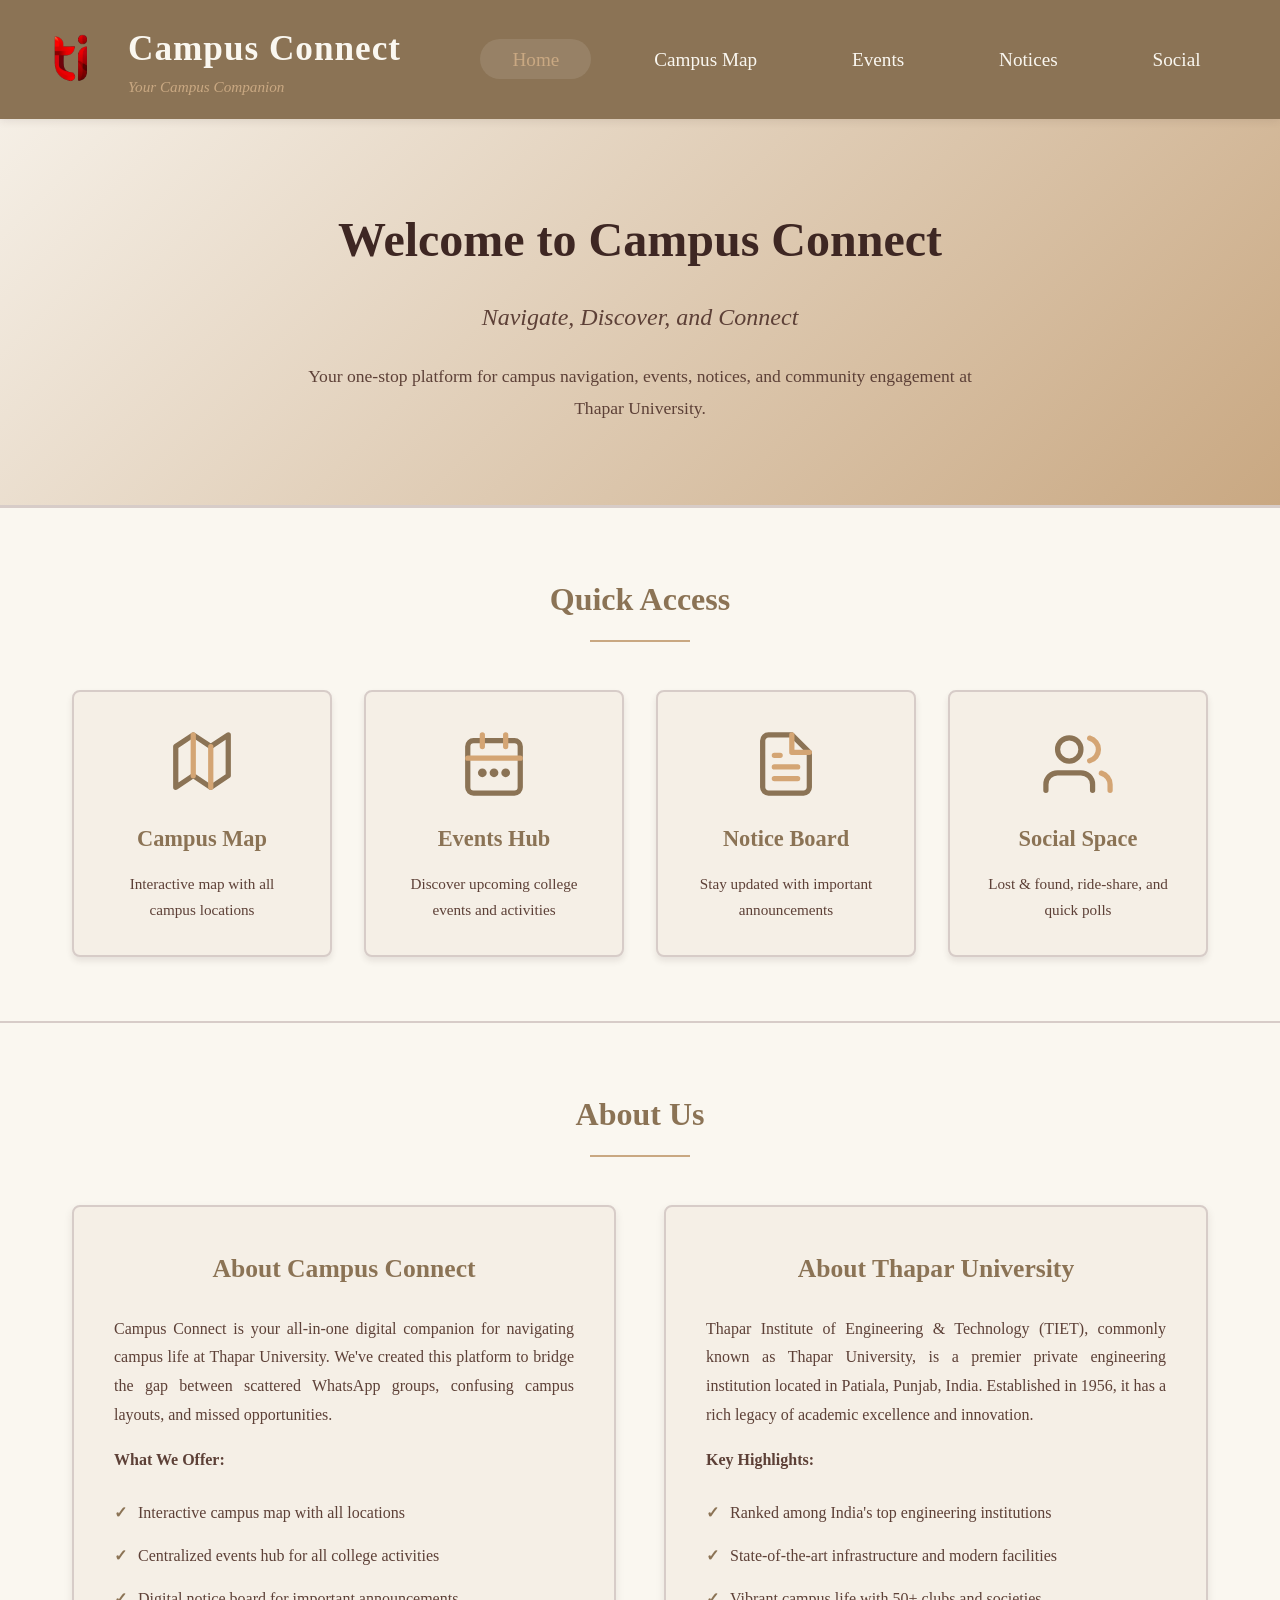
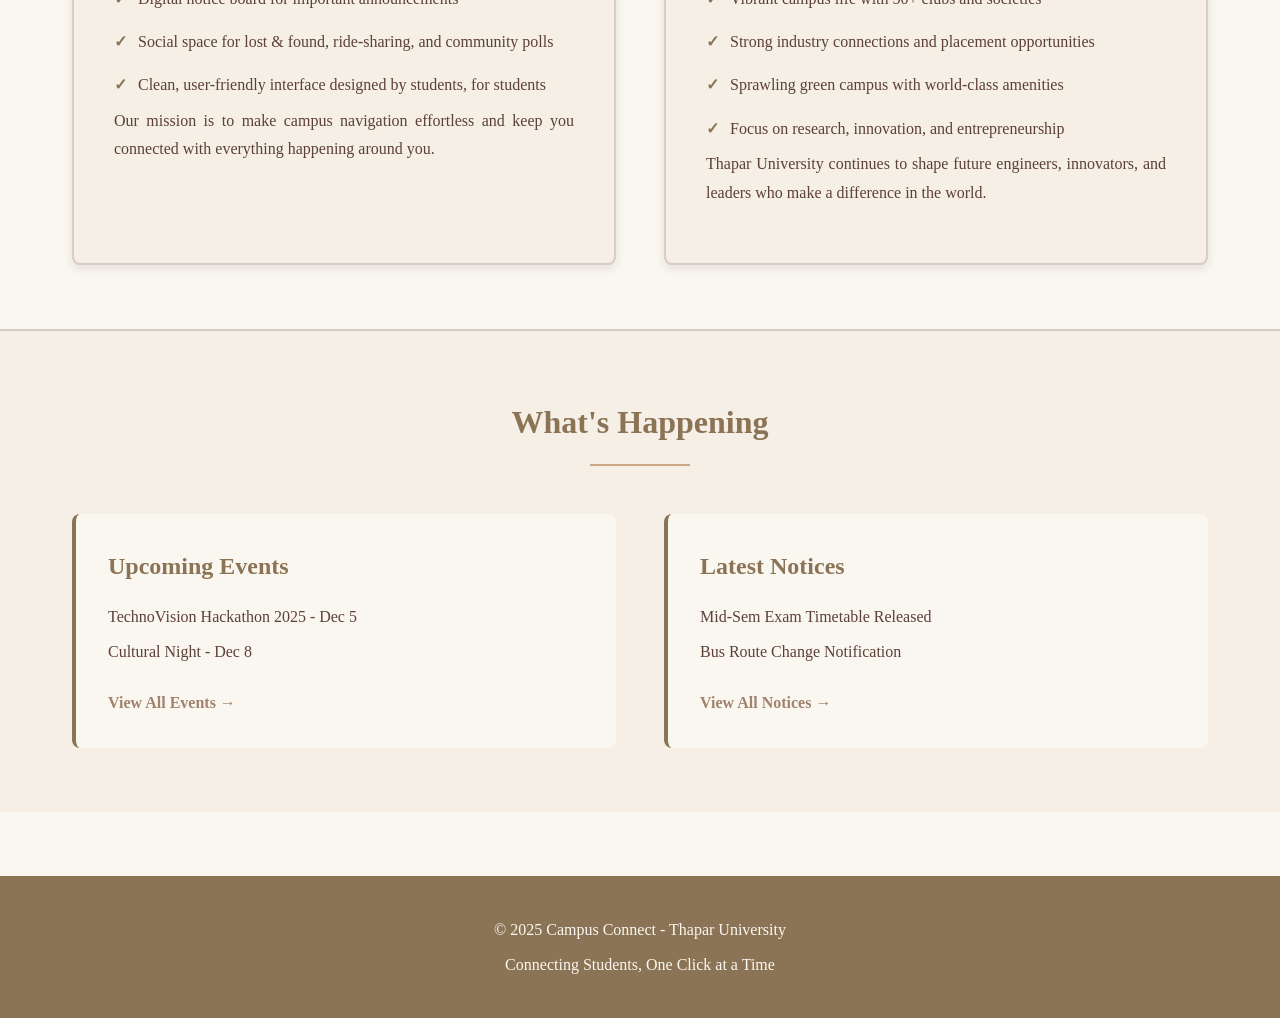
<file: index.html>
<!DOCTYPE html>
<html lang="en">

<head>
    <meta charset="UTF-8">
    <meta name="viewport" content="width=device-width, initial-scale=1.0">
    <title>Campus Connect - Thapar University</title>
    <link rel="stylesheet" href="style.css">
</head>

<body>
    <!-- Navigation Bar -->
    <nav class="navbar">
        <div class="nav-container">
            <div class="logo">
                <img src="thapar-logo.png" alt="Thapar Logo" class="college-logo">
                <div>
                    <h1>Campus Connect</h1>
                    <p class="tagline">Your Campus Companion</p>
                </div>
            </div>
            <ul class="nav-links">
                <li><a href="index.html" class="active">Home</a></li>
                <li><a href="map.html">Campus Map</a></li>
                <li><a href="events.html">Events</a></li>
                <li><a href="notices.html">Notices</a></li>
                <li><a href="social.html">Social</a></li>
            </ul>
        </div>
    </nav>

    <!--Hero section-->
    <section class="hero">
        <div class="hero-content">
            <h2 class="fade-in">Welcome to Campus Connect</h2>
            <p class="subtitle fade-in-delay">Navigate, Discover, and Connect</p>
            <p class="description">Your one-stop platform for campus navigation, events, notices, and community engagement at Thapar University.</p>
        </div>
    </section>

    <!-- Quick Access Cards -->
    <section class="quick-access">
        <div class="container">
            <h3 class="section-title">Quick Access</h3>
            <div class="cards-grid">
                <a href="map.html" class="card">
                    <div class="card-icon">
                        <svg viewBox="0 0 24 24" fill="none" xmlns="http://www.w3.org/2000/svg">
                        <path d="M9 2L3 6V20L9 16L15 20L21 16V2L15 6L9 2Z" 
                              stroke="#8B7355" stroke-width="1.8" stroke-linecap="round" stroke-linejoin="round"/>
                        <path d="M9 2V16M15 6V20" 
                              stroke="#D4A574" stroke-width="1.8" stroke-linecap="round" stroke-linejoin="round"/>
                    </svg>
                    </div>
                    <h4>Campus Map</h4>
                    <p>Interactive map with all campus locations</p>
                </a>
                <a href="events.html" class="card">
                    <div class="card-icon">
                        <svg viewBox="0 0 24 24" fill="none" xmlns="http://www.w3.org/2000/svg">
                        <rect x="3" y="4" width="18" height="18" rx="2" 
                              stroke="#8B7355" stroke-width="1.8" stroke-linecap="round" stroke-linejoin="round"/>
                        <path d="M16 2V6M8 2V6M3 10H21" 
                              stroke="#D4A574" stroke-width="1.8" stroke-linecap="round" stroke-linejoin="round"/>
                        <circle cx="8" cy="15" r="1.5" fill="#8B7355"/>
                        <circle cx="12" cy="15" r="1.5" fill="#8B7355"/>
                        <circle cx="16" cy="15" r="1.5" fill="#8B7355"/>
                    </svg>
                    </div>
                    <h4>Events Hub</h4>
                    <p>Discover upcoming college events and activities</p>
                </a>
                <a href="notices.html" class="card">
                    <div class="card-icon">
                        <svg viewBox="0 0 24 24" fill="none" xmlns="http://www.w3.org/2000/svg">
                        <path d="M14 2H6C5.46957 2 4.96086 2.21071 4.58579 2.58579C4.21071 2.96086 4 3.46957 4 4V20C4 20.5304 4.21071 21.0391 4.58579 21.4142C4.96086 21.7893 5.46957 22 6 22H18C18.5304 22 19.0391 21.7893 19.4142 21.4142C19.7893 21.0391 20 20.5304 20 20V8L14 2Z" 
                              stroke="#8B7355" stroke-width="1.8" stroke-linecap="round" stroke-linejoin="round"/>
                        <path d="M14 2V8H20M16 13H8M16 17H8M10 9H8" 
                              stroke="#D4A574" stroke-width="1.8" stroke-linecap="round" stroke-linejoin="round"/>
                    </svg>
                    </div>
                    <h4>Notice Board</h4>
                    <p>Stay updated with important announcements</p>
                </a>
                <a href="social.html" class="card">
                    <div class="card-icon">
                        <svg viewBox="0 0 24 24" fill="none" xmlns="http://www.w3.org/2000/svg">
                        <path d="M17 21V19C17 17.9391 16.5786 16.9217 15.8284 16.1716C15.0783 15.4214 14.0609 15 13 15H5C3.93913 15 2.92172 15.4214 2.17157 16.1716C1.42143 16.9217 1 17.9391 1 19V21" 
                              stroke="#8B7355" stroke-width="1.8" stroke-linecap="round" stroke-linejoin="round"/>
                        <circle cx="9" cy="7" r="4" 
                                stroke="#8B7355" stroke-width="1.8" stroke-linecap="round" stroke-linejoin="round"/>
                        <path d="M23 21V19C22.9993 18.1137 22.7044 17.2528 22.1614 16.5523C21.6184 15.8519 20.8581 15.3516 20 15.13M16 3.13C16.8604 3.3503 17.623 3.8507 18.1676 4.55231C18.7122 5.25392 19.0078 6.11683 19.0078 7.005C19.0078 7.89317 18.7122 8.75608 18.1676 9.45769C17.623 10.1593 16.8604 10.6597 16 10.88" 
                              stroke="#D4A574" stroke-width="1.8" stroke-linecap="round" stroke-linejoin="round"/>
                    </svg>
                    </div>
                    <h4>Social Space</h4>
                    <p>Lost & found, ride-share, and quick polls</p>
                </a>
            </div>
        </div>
    </section>

    <!-- About Section -->
    <section class="about-section">
        <div class="container">
            <h3 class="section-title">About Us</h3>
            <div class="about-content">
                <div class="about-card">
                    <h4> About Campus Connect</h4>
                    <p>Campus Connect is your all-in-one digital companion for navigating campus life at Thapar University. We've created this platform to bridge the gap between scattered WhatsApp groups, confusing campus layouts, and missed opportunities.</p>
                    <p><strong>What We Offer:</strong></p>
                    <ul>
                        <li>Interactive campus map with all locations</li>
                        <li>Centralized events hub for all college activities</li>
                        <li>Digital notice board for important announcements</li>
                        <li>Social space for lost & found, ride-sharing, and community polls</li>
                        <li>Clean, user-friendly interface designed by students, for students</li>
                    </ul>
                    <p>Our mission is to make campus navigation effortless and keep you connected with everything happening around you.</p>
                </div>

                <div class="about-card">
                    <h4> About Thapar University</h4>
                    <p>Thapar Institute of Engineering & Technology (TIET), commonly known as Thapar University, is a premier private engineering institution located in Patiala, Punjab, India. Established in 1956, it has a rich legacy of academic excellence
                        and innovation.</p>
                    <p><strong>Key Highlights:</strong></p>
                    <ul>
                        <li>Ranked among India's top engineering institutions</li>
                        <li>State-of-the-art infrastructure and modern facilities</li>
                        <li>Vibrant campus life with 50+ clubs and societies</li>
                        <li>Strong industry connections and placement opportunities</li>
                        <li>Sprawling green campus with world-class amenities</li>
                        <li>Focus on research, innovation, and entrepreneurship</li>
                    </ul>
                    <p>Thapar University continues to shape future engineers, innovators, and leaders who make a difference in the world.</p>
                </div>
            </div>
        </div>
    </section>

    <!-- Featured Section -->
    <section class="featured">
        <div class="container">
            <h3 class="section-title">What's Happening</h3>
            <div class="featured-content">
                <div class="featured-item">
                    <h4>Upcoming Events</h4>
                    <p>TechnoVision Hackathon 2025 - Dec 5</p>
                    <p>Cultural Night - Dec 8</p>
                    <a href="events.html" class="link-btn">View All Events →</a>
                </div>
                <div class="featured-item">
                    <h4>Latest Notices</h4>
                    <p>Mid-Sem Exam Timetable Released</p>
                    <p>Bus Route Change Notification</p>
                    <a href="notices.html" class="link-btn">View All Notices →</a>
                </div>
            </div>
        </div>
    </section>

    <!-- Footer -->
    <footer>
        <div class="container">
            <p>&copy; 2025 Campus Connect - Thapar University</p>
            <p>Connecting Students, One Click at a Time</p>
        </div>
    </footer>

    <script src="script.js"></script>
</body>

</html>
</file>
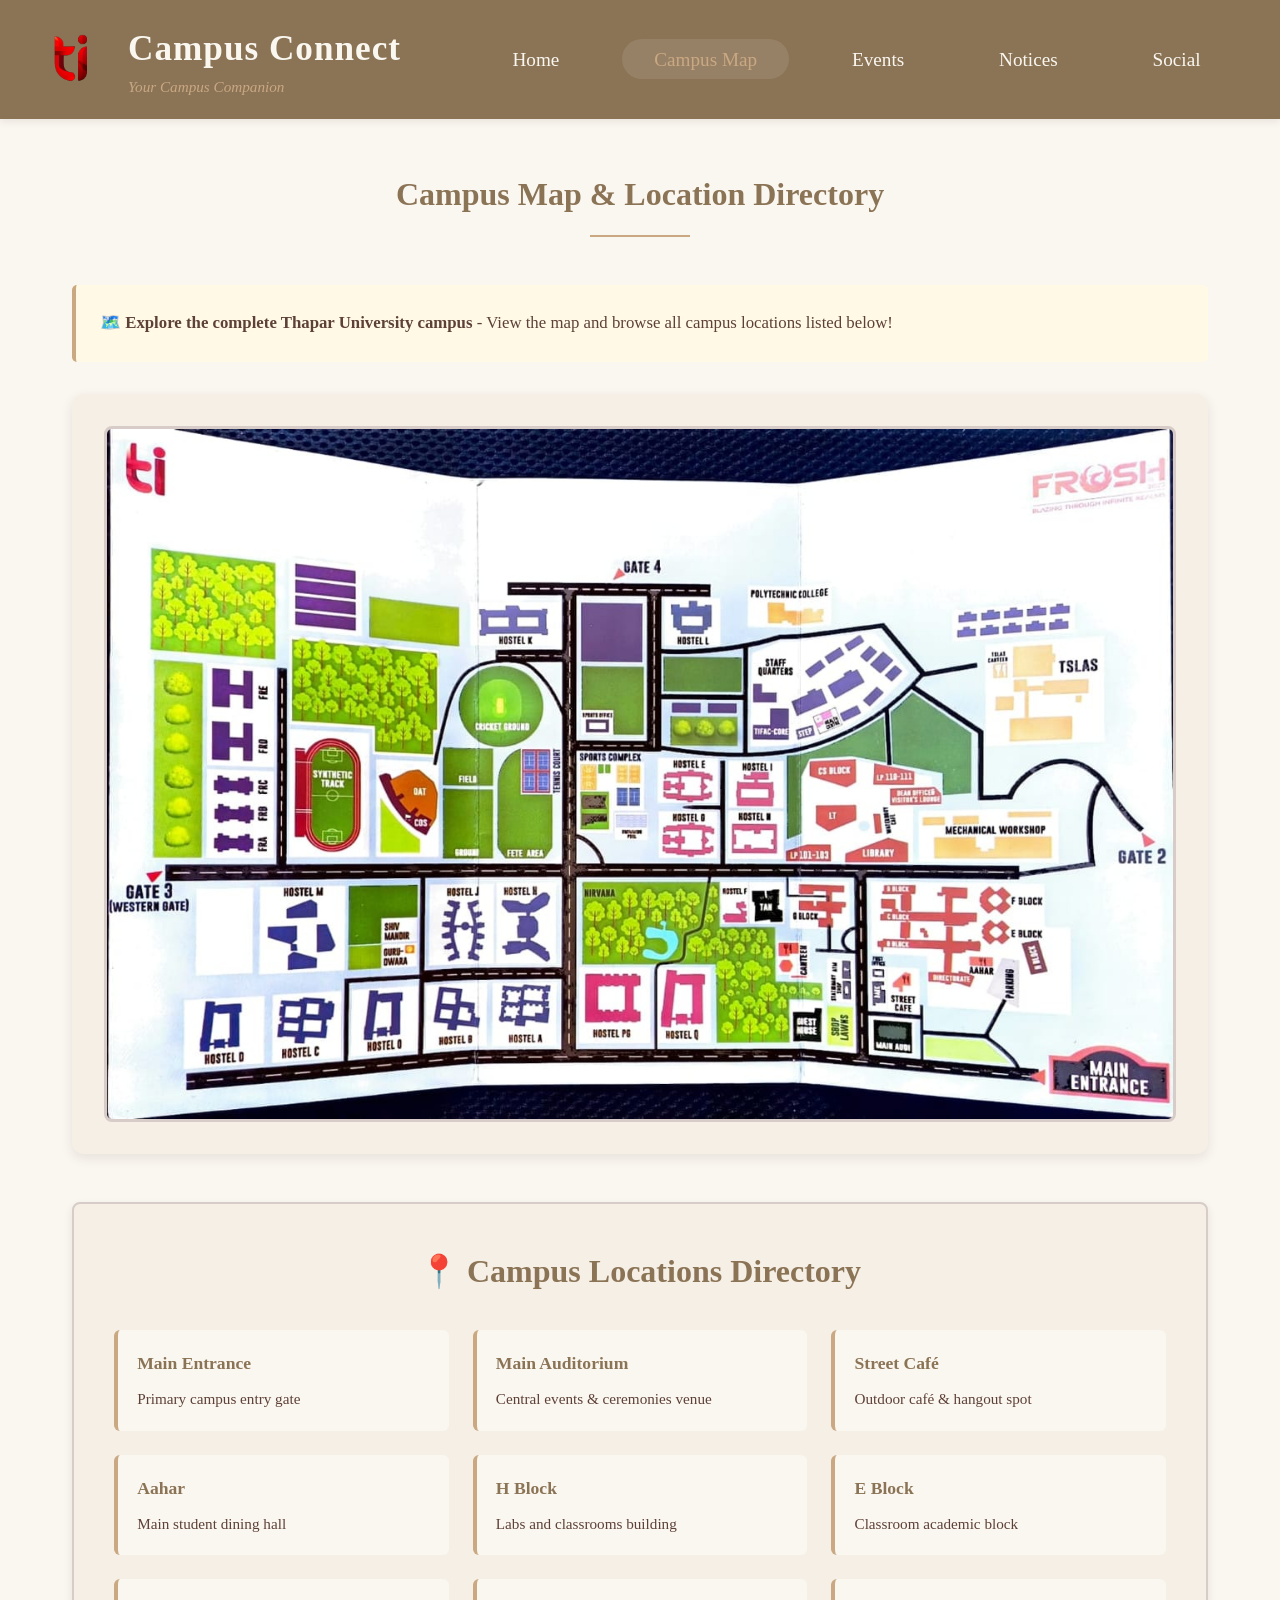
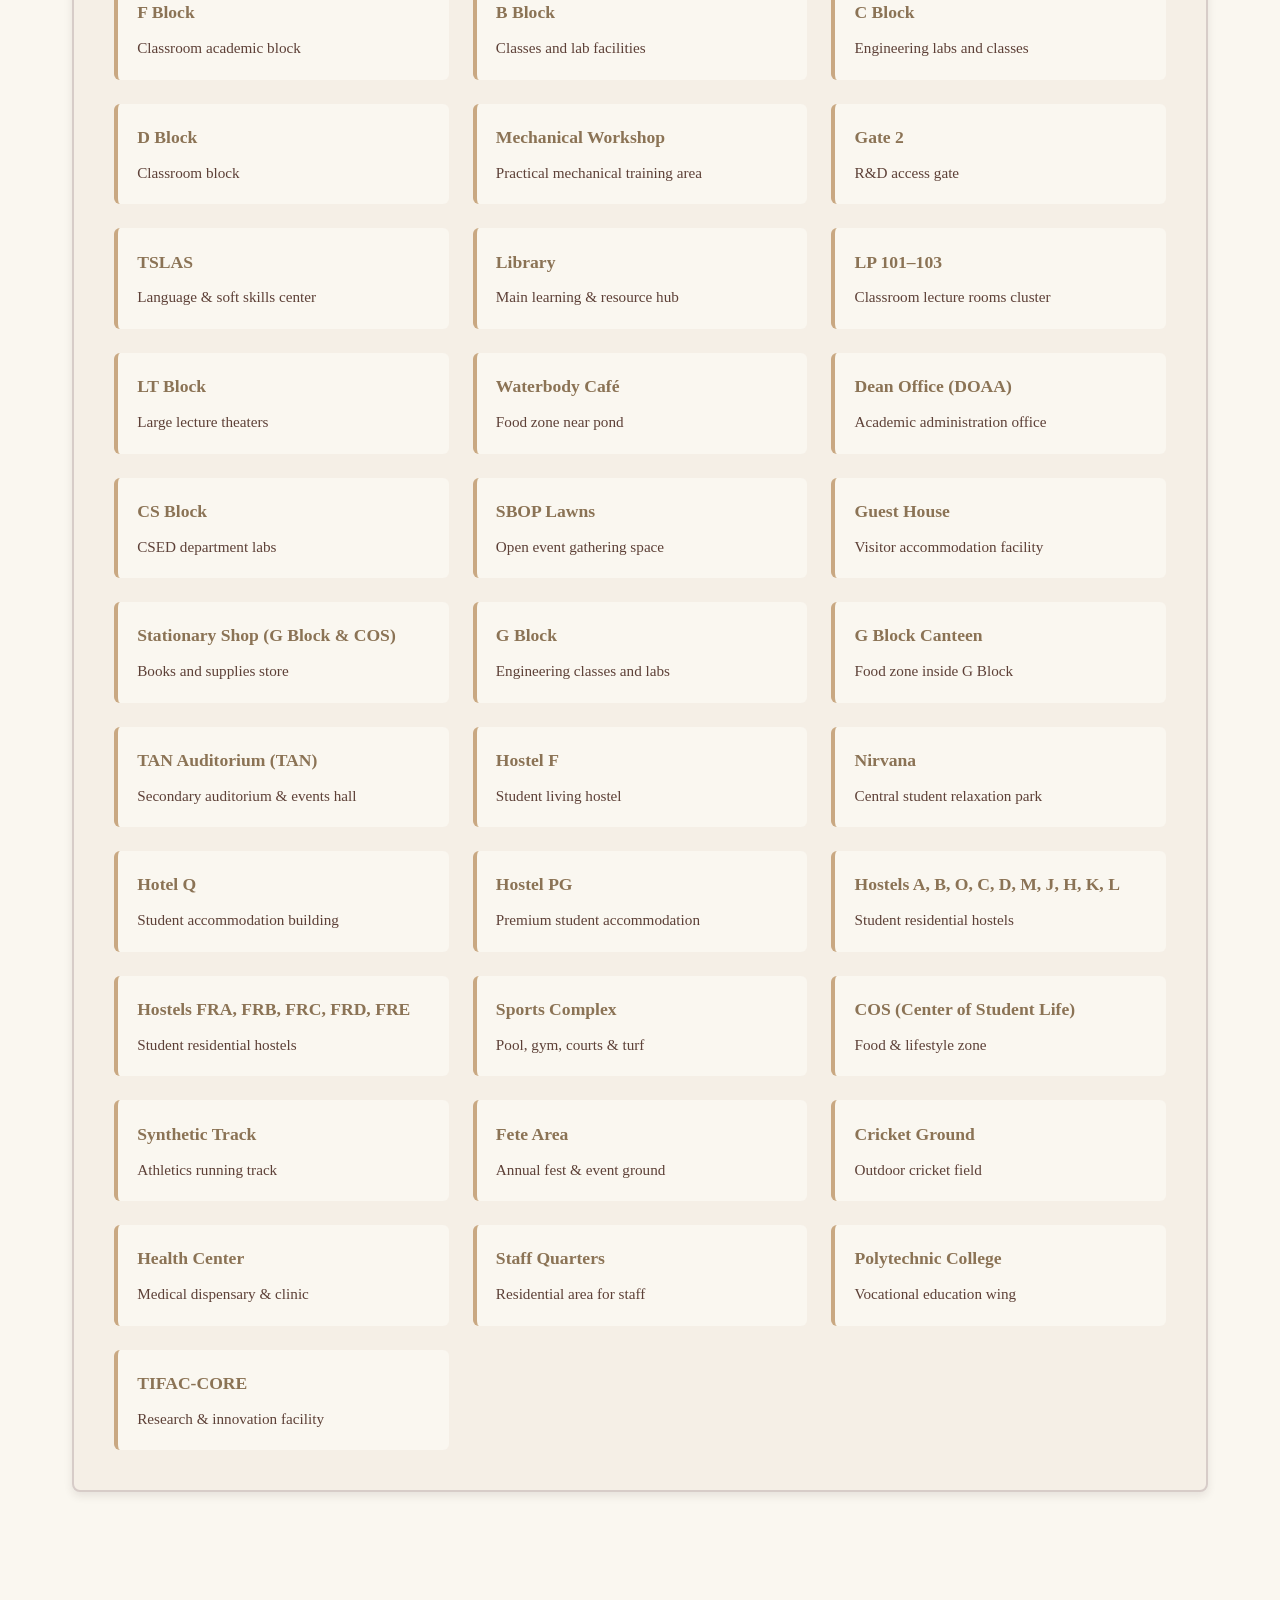
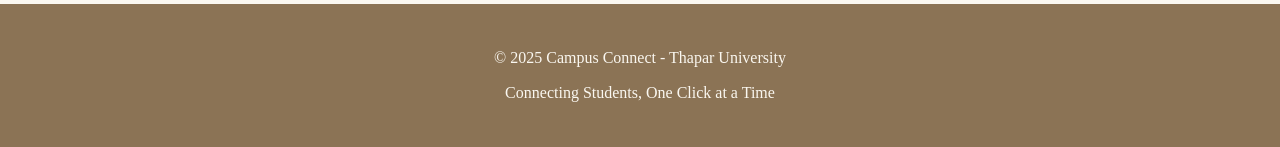
<file: map.html>
<!DOCTYPE html>
<html lang="en">

<head>
    <meta charset="UTF-8">
    <meta name="viewport" content="width=device-width, initial-scale=1.0">
    <title>Campus Map - Campus Connect</title>
    <link rel="stylesheet" href="style.css">
    <style>
        .locations-list {
            margin-top: 3rem;
            background-color: var(--bg-paper);
            padding: 2.5rem;
            border-radius: 8px;
            border: 2px solid var(--border-color);
            box-shadow: 0 4px 8px var(--shadow);
        }
        
        .locations-list h3 {
            color: var(--primary-color);
            margin-bottom: 2rem;
            font-size: 2rem;
            text-align: center;
        }
        
        .locations-grid {
            display: grid;
            grid-template-columns: repeat(auto-fill, minmax(300px, 1fr));
            gap: 1.5rem;
        }
        
        .location-item {
            background-color: var(--bg-cream);
            padding: 1.2rem;
            border-radius: 6px;
            border-left: 4px solid var(--accent-color);
            transition: all 0.3s ease;
        }
        
        .location-item:hover {
            transform: translateX(5px);
            border-left-color: var(--primary-color);
            box-shadow: 0 3px 10px var(--shadow);
        }
        
        .location-name {
            font-weight: 600;
            color: var(--primary-color);
            font-size: 1.1rem;
            margin-bottom: 0.5rem;
        }
        
        .location-desc {
            color: var(--text-medium);
            font-size: 0.95rem;
            line-height: 1.6;
        }
        
        .instruction-box {
            background-color: #FFF9E6;
            border-left: 4px solid var(--accent-color);
            padding: 1.5rem;
            margin-bottom: 2rem;
            border-radius: 5px;
        }
        
        .instruction-box p {
            color: var(--text-medium);
            margin: 0;
            font-size: 1.05rem;
        }
    </style>
</head>

<body>
    <!-- Navigation Bar -->
    <nav class="navbar">
        <div class="nav-container">
            <div class="logo">
                <img src="thapar-logo.png" alt="Thapar Logo" class="college-logo">
                <div>
                    <h1>Campus Connect</h1>
                    <p class="tagline">Your Campus Companion</p>
                </div>
            </div>
            <ul class="nav-links">
                <li><a href="index.html">Home</a></li>
                <li><a href="map.html" class="active">Campus Map</a></li>
                <li><a href="events.html">Events</a></li>
                <li><a href="notices.html">Notices</a></li>
                <li><a href="social.html">Social</a></li>
            </ul>
        </div>
    </nav>

    <!-- Map Section -->
    <section class="map-container">
        <div class="container">
            <h2 class="section-title fade-in">Campus Map & Location Directory</h2>

            <div class="instruction-box">
                <p>🗺️ <strong>Explore the complete Thapar University campus</strong> - View the map and browse all campus locations listed below!</p>
            </div>

            <div class="map-wrapper">
                <img src="campus-map.jpg" alt="Thapar University Campus Map" class="campus-map">
            </div>

            <!-- Complete Locations List -->
            <div class="locations-list">
                <h3>📍 Campus Locations Directory</h3>
                <div class="locations-grid">
                    <div class="location-item">
                        <div class="location-name">Main Entrance</div>
                        <div class="location-desc">Primary campus entry gate</div>
                    </div>
                    <div class="location-item">
                        <div class="location-name">Main Auditorium</div>
                        <div class="location-desc">Central events & ceremonies venue</div>
                    </div>
                    <div class="location-item">
                        <div class="location-name">Street Café</div>
                        <div class="location-desc">Outdoor café & hangout spot</div>
                    </div>
                    <div class="location-item">
                        <div class="location-name">Aahar</div>
                        <div class="location-desc">Main student dining hall</div>
                    </div>
                    <div class="location-item">
                        <div class="location-name">H Block</div>
                        <div class="location-desc">Labs and classrooms building</div>
                    </div>
                    <div class="location-item">
                        <div class="location-name">E Block</div>
                        <div class="location-desc">Classroom academic block</div>
                    </div>
                    <div class="location-item">
                        <div class="location-name">F Block</div>
                        <div class="location-desc">Classroom academic block</div>
                    </div>
                    <div class="location-item">
                        <div class="location-name">B Block</div>
                        <div class="location-desc">Classes and lab facilities</div>
                    </div>
                    <div class="location-item">
                        <div class="location-name">C Block</div>
                        <div class="location-desc">Engineering labs and classes</div>
                    </div>
                    <div class="location-item">
                        <div class="location-name">D Block</div>
                        <div class="location-desc">Classroom block</div>
                    </div>
                    <div class="location-item">
                        <div class="location-name">Mechanical Workshop</div>
                        <div class="location-desc">Practical mechanical training area</div>
                    </div>
                    <div class="location-item">
                        <div class="location-name">Gate 2</div>
                        <div class="location-desc">R&D access gate</div>
                    </div>
                    <div class="location-item">
                        <div class="location-name">TSLAS</div>
                        <div class="location-desc">Language & soft skills center</div>
                    </div>
                    <div class="location-item">
                        <div class="location-name">Library</div>
                        <div class="location-desc">Main learning & resource hub</div>
                    </div>
                    <div class="location-item">
                        <div class="location-name">LP 101–103</div>
                        <div class="location-desc">Classroom lecture rooms cluster</div>
                    </div>
                    <div class="location-item">
                        <div class="location-name">LT Block</div>
                        <div class="location-desc">Large lecture theaters</div>
                    </div>
                    <div class="location-item">
                        <div class="location-name">Waterbody Café</div>
                        <div class="location-desc">Food zone near pond</div>
                    </div>
                    <div class="location-item">
                        <div class="location-name">Dean Office (DOAA)</div>
                        <div class="location-desc">Academic administration office</div>
                    </div>
                    <div class="location-item">
                        <div class="location-name">CS Block</div>
                        <div class="location-desc">CSED department labs</div>
                    </div>
                    <div class="location-item">
                        <div class="location-name">SBOP Lawns</div>
                        <div class="location-desc">Open event gathering space</div>
                    </div>
                    <div class="location-item">
                        <div class="location-name">Guest House</div>
                        <div class="location-desc">Visitor accommodation facility</div>
                    </div>
                    <div class="location-item">
                        <div class="location-name">Stationary Shop (G Block & COS)</div>
                        <div class="location-desc">Books and supplies store</div>
                    </div>
                    <div class="location-item">
                        <div class="location-name">G Block</div>
                        <div class="location-desc">Engineering classes and labs</div>
                    </div>
                    <div class="location-item">
                        <div class="location-name">G Block Canteen</div>
                        <div class="location-desc">Food zone inside G Block</div>
                    </div>
                    <div class="location-item">
                        <div class="location-name">TAN Auditorium (TAN)</div>
                        <div class="location-desc">Secondary auditorium & events hall</div>
                    </div>
                    <div class="location-item">
                        <div class="location-name">Hostel F</div>
                        <div class="location-desc">Student living hostel</div>
                    </div>
                    <div class="location-item">
                        <div class="location-name">Nirvana</div>
                        <div class="location-desc">Central student relaxation park</div>
                    </div>
                    <div class="location-item">
                        <div class="location-name">Hotel Q</div>
                        <div class="location-desc">Student accommodation building</div>
                    </div>
                    <div class="location-item">
                        <div class="location-name">Hostel PG</div>
                        <div class="location-desc">Premium student accommodation</div>
                    </div>
                    <div class="location-item">
                        <div class="location-name">Hostels A, B, O, C, D, M, J, H, K, L</div>
                        <div class="location-desc">Student residential hostels</div>
                    </div>
                    <div class="location-item">
                        <div class="location-name">Hostels FRA, FRB, FRC, FRD, FRE</div>
                        <div class="location-desc">Student residential hostels</div>
                    </div>
                    <div class="location-item">
                        <div class="location-name">Sports Complex</div>
                        <div class="location-desc">Pool, gym, courts & turf</div>
                    </div>
                    <div class="location-item">
                        <div class="location-name">COS (Center of Student Life)</div>
                        <div class="location-desc">Food & lifestyle zone</div>
                    </div>
                    <div class="location-item">
                        <div class="location-name">Synthetic Track</div>
                        <div class="location-desc">Athletics running track</div>
                    </div>
                    <div class="location-item">
                        <div class="location-name">Fete Area</div>
                        <div class="location-desc">Annual fest & event ground</div>
                    </div>
                    <div class="location-item">
                        <div class="location-name">Cricket Ground</div>
                        <div class="location-desc">Outdoor cricket field</div>
                    </div>
                    <div class="location-item">
                        <div class="location-name">Health Center</div>
                        <div class="location-desc">Medical dispensary & clinic</div>
                    </div>
                    <div class="location-item">
                        <div class="location-name">Staff Quarters</div>
                        <div class="location-desc">Residential area for staff</div>
                    </div>
                    <div class="location-item">
                        <div class="location-name">Polytechnic College</div>
                        <div class="location-desc">Vocational education wing</div>
                    </div>
                    <div class="location-item">
                        <div class="location-name">TIFAC-CORE</div>
                        <div class="location-desc">Research & innovation facility</div>
                    </div>
                </div>
            </div>
        </div>
    </section>

    <!-- Footer -->
    <footer>
        <div class="container">
            <p>&copy; 2025 Campus Connect - Thapar University</p>
            <p>Connecting Students, One Click at a Time</p>
        </div>
    </footer>

    <script src="script.js"></script>
</body>

</html>
</file>
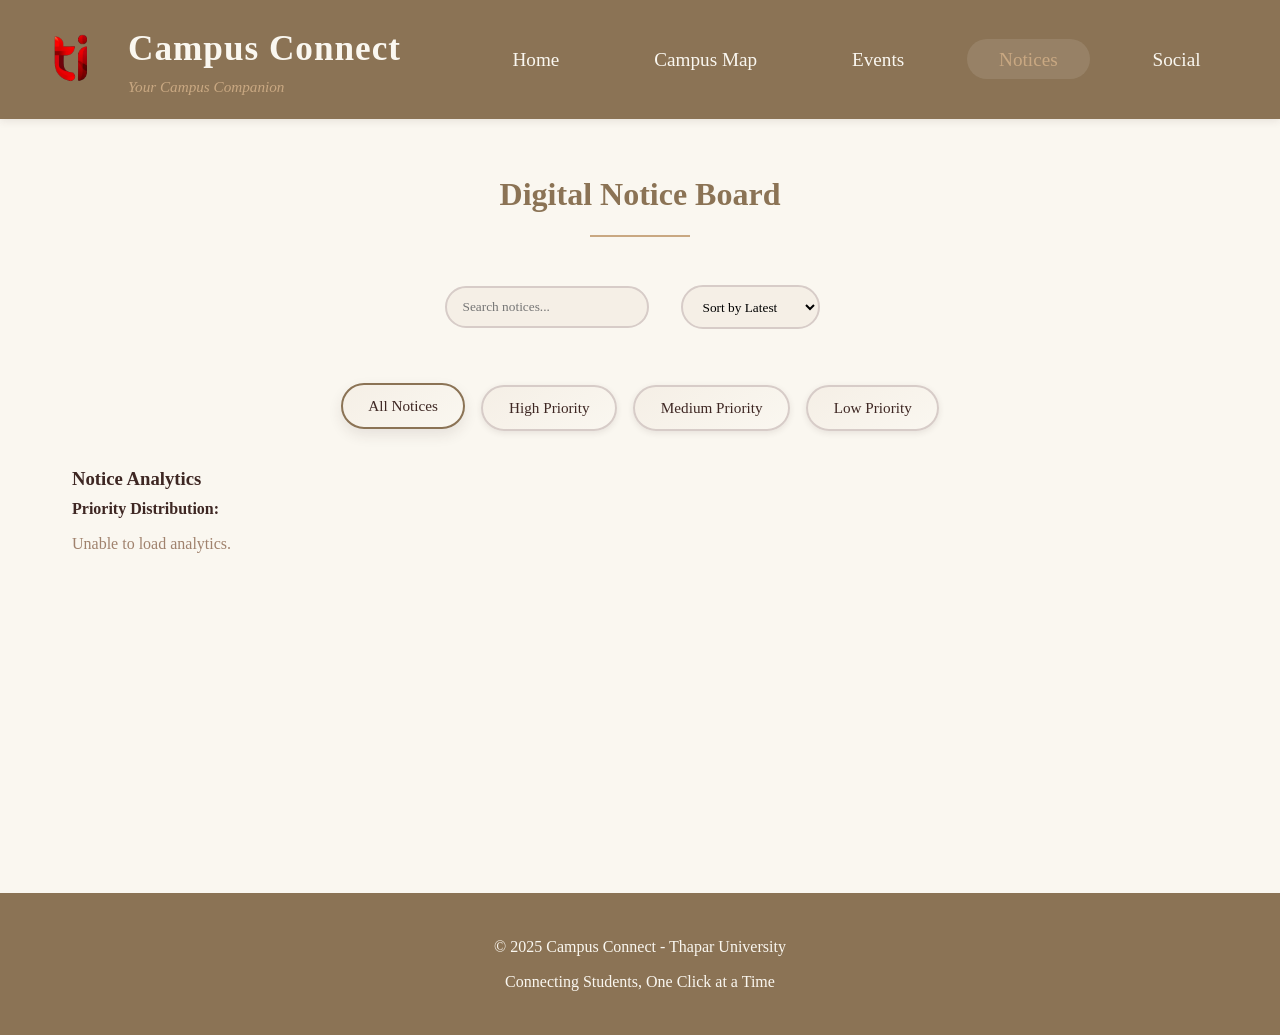
<file: notices.html>
<!DOCTYPE html>
<html lang="en">

<head>
    <meta charset="UTF-8">
    <meta name="viewport" content="width=device-width, initial-scale=1.0">
    <title>Notice Board - Campus Connect</title>
    <link rel="stylesheet" href="style.css">
</head>

<body>

    <!-- Navigation Bar -->
    <nav class="navbar">
        <div class="nav-container">
            <div class="logo">
                <img src="thapar-logo.png" alt="Thapar Logo" class="college-logo">
                <div>
                    <h1>Campus Connect</h1>
                    <p class="tagline">Your Campus Companion</p>
                </div>
            </div>
            <ul class="nav-links">
                <li><a href="index.html">Home</a></li>
                <li><a href="map.html">Campus Map</a></li>
                <li><a href="events.html">Events</a></li>
                <li><a href="notices.html" class="active">Notices</a></li>
                <li><a href="social.html">Social</a></li>
            </ul>
        </div>
    </nav>

    <!-- Notices Section -->
    <section class="content-section">
        <div class="container">
            <h2 class="section-title fade-in"> Digital Notice Board</h2>

            <div class="controls-row">

    <input 
        type="text" 
        id="noticeSearch" 
        placeholder="Search notices..." 
        class="search-bar"
    />

    <select id="noticeSort" class="sort-dropdown">
        <option value="latest">Sort by Latest</option>
        <option value="oldest">Sort by Oldest</option>
        <option value="priority">Sort by Priority</option>
    </select>

</div>

            <!-- Filters -->
                        <div class="filters">

<button class="filter-btn active" data-filter="all">All Notices</button>

<button class="filter-btn" data-filter="high">High Priority</button>

<button class="filter-btn" data-filter="medium">Medium Priority</button>

<button class="filter-btn" data-filter="low">Low Priority</button>

</div>

                            <h3> Notice Analytics</h3>  
                <p><b>Priority Distribution:</b> <span id="noticeStats"></span></p>

            <!-- Notices List -->
            <div class="notices-list" id="noticesContainer">
                <!-- Notices will be loaded here dynamically -->
            </div>
        </div>
    </section>

    <!-- Footer -->
    <footer>
        <div class="container">
            <p>&copy; 2025 Campus Connect - Thapar University</p>
            <p>Connecting Students, One Click at a Time</p>
        </div>
    </footer>

    <script>

let noticesData = [];
let currentNoticeFilter = "all";

async function fetchNotices() {
    try {
        const res = await fetch("http://localhost:5000/notices");
        const data = await res.json();
        noticesData = data;
applyNoticeFilters();
    } catch (err) {
        console.error("Error fetching notices:", err);
    }
}



// RENDER NOTICES
function renderNotices(notices) {

    const container =
        document.getElementById("noticesContainer");

    container.innerHTML = "";

    if (notices.length === 0) {

        container.innerHTML =
            "<p style='text-align:center;'>No notices found.</p>";

        return;

    }



    // SORT BY DATE (LATEST FIRST)

    const sorted =
        notices.sort(
            (a, b) =>
                new Date(b.date) - new Date(a.date)
        );


    sorted.forEach(notice => {

        const card =
            document.createElement("div");

        card.className =
            `notice-card ${notice.priority.toLowerCase()}`;


        card.innerHTML = `

            <div class="notice-header">

                <div>

                    <h3 class="notice-title">
                        ${notice.title}
                    </h3>

                    <p style="
                        color: var(--secondary-color);
                        font-style: italic;
                        margin-bottom: 0.5rem;
                    ">
                        ${notice.department}
                    </p>

                </div>

                <span class="
                    priority-badge
                    ${notice.priority.toLowerCase()}
                ">
                    ${notice.priority} Priority
                </span>

            </div>

            <div class="notice-meta">

                <span>
                    📅 ${formatDate(notice.date)}
                </span>

            </div>

            <p class="notice-description">
                ${notice.content}
            </p>

        `;

        container.appendChild(card);

    });

}


// DATE FORMAT
function formatDate(dateStr) {

    const date =
        new Date(dateStr);

    return date.toDateString();

}


// FILTER NOTICES
function applyNoticeFilters() {

    let filtered = [...noticesData];

    // 🔍 SEARCH
    const searchText = document.getElementById("noticeSearch").value.toLowerCase();
    filtered = filtered.filter(n =>
        n.title.toLowerCase().includes(searchText)
    );

    // 🎯 FILTER
    if (currentNoticeFilter === "high") {
        filtered = filtered.filter(n => n.priority.toLowerCase() === "high");
    } 
    else if (currentNoticeFilter === "medium") {
        filtered = filtered.filter(n => n.priority.toLowerCase() === "medium");
    } 
    else if (currentNoticeFilter === "low") {
        filtered = filtered.filter(n => n.priority.toLowerCase() === "low");
    }

    // 🔽 SORT
    const sortType = document.getElementById("noticeSort").value;

    if (sortType === "latest") {
        filtered.sort((a, b) => new Date(b.date) - new Date(a.date));
    } 
    else if (sortType === "oldest") {
        filtered.sort((a, b) => new Date(a.date) - new Date(b.date));
    } 
    else if (sortType === "priority") {
        const order = { high: 1, medium: 2, low: 3 };
        filtered.sort((a, b) => order[a.priority] - order[b.priority]);
    }

    renderNotices(filtered);
}




// INIT
document.addEventListener(
    "DOMContentLoaded",
    function () {
        loadNoticeAnalytics();
        fetchNotices();

        fetchNotices();

        document.querySelectorAll('.filter-btn').forEach(btn => {
    btn.addEventListener('click', function () {

        document.querySelectorAll('.filter-btn')
            .forEach(b => b.classList.remove('active'));

        this.classList.add('active');

        currentNoticeFilter = this.dataset.filter;

        applyNoticeFilters();
    });
});

document.getElementById("noticeSearch")
    .addEventListener("input", applyNoticeFilters);

document.getElementById("noticeSort")
    .addEventListener("change", applyNoticeFilters);

    }
);

async function loadNoticeAnalytics() {

    try {

        const res =
            await fetch(
                "http://localhost:5000/analytics/notices-priority"
            );

        const data =
            await res.json();

        if (!data || data.length === 0) {

            document
                .getElementById("noticeStats")
                .innerText =
                    "No analytics available.";

            return;

        }

        document
            .getElementById("noticeStats")
            .innerText =
                data
                    .map(
                        d =>
                            `${d._id}: ${d.count}`
                    )
                    .join(" | ");

    }
    catch (error) {

        console.error(
            "Analytics error:",
            error
        );

        document
            .getElementById("noticeStats")
            .innerText =
                "Unable to load analytics.";

    }

}

</script>
</body>

</html>
</file>
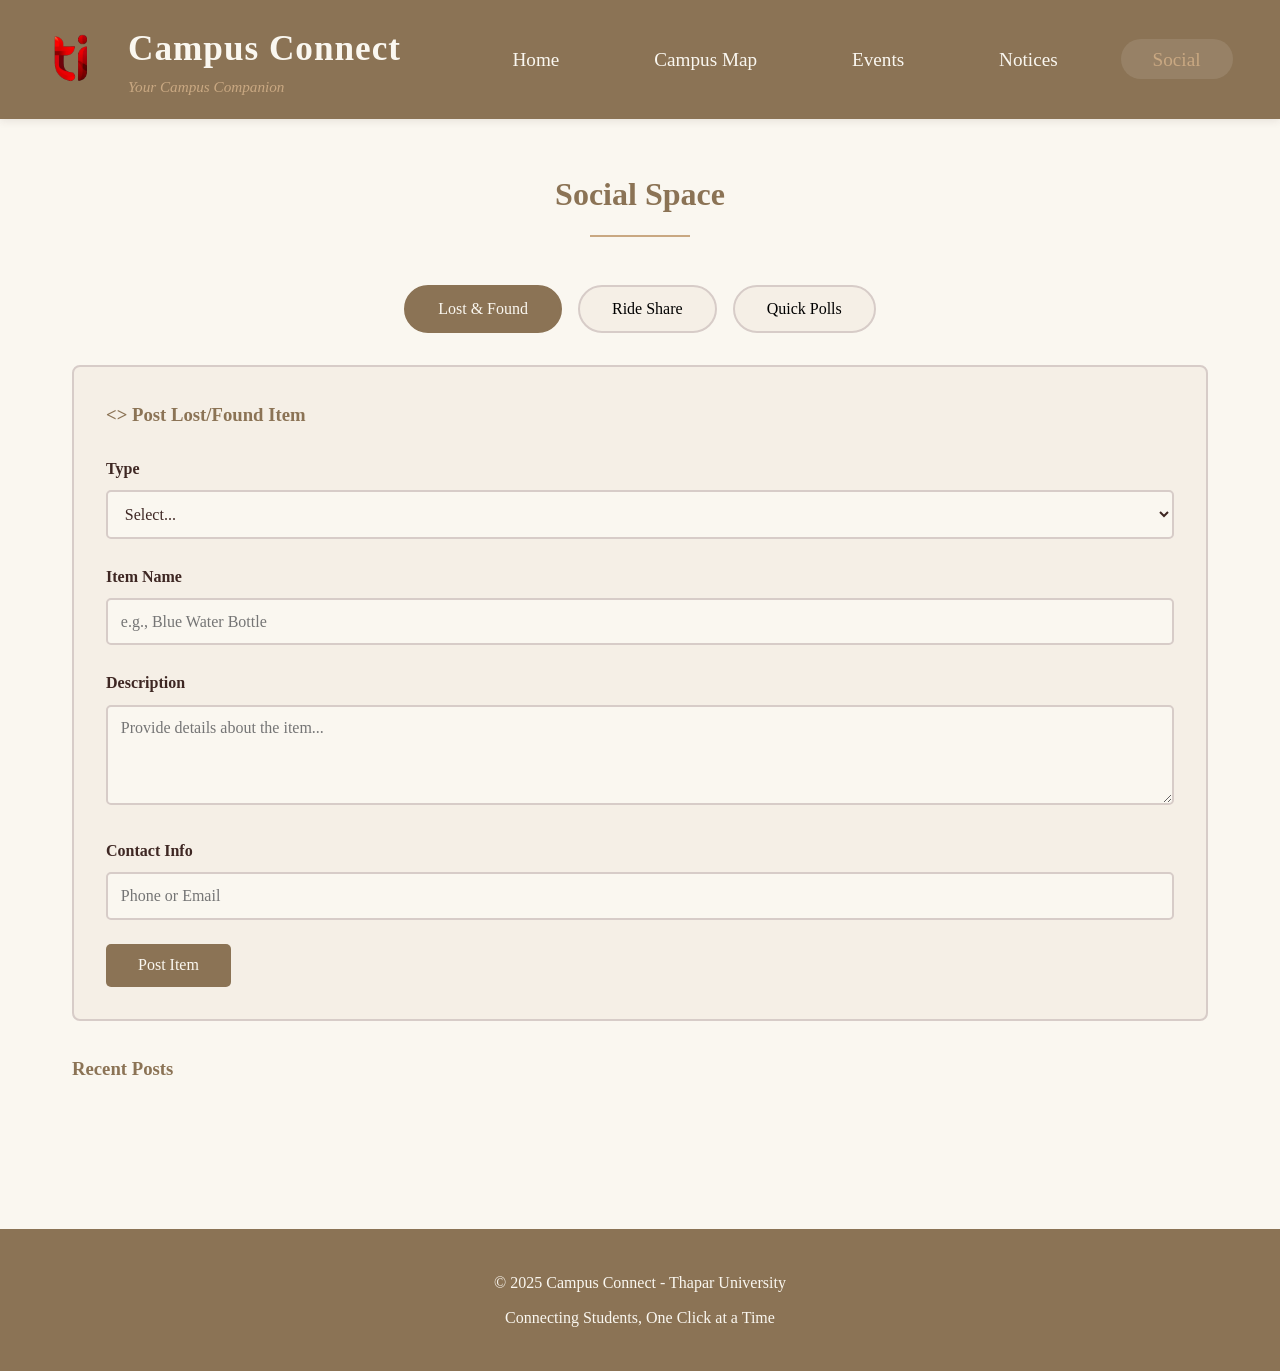
<file: social.html>
<!DOCTYPE html>
<html lang="en">

<head>
    <meta charset="UTF-8">
    <meta name="viewport" content="width=device-width, initial-scale=1.0">
    <title>Social Space - Campus Connect</title>
    <link rel="stylesheet" href="style.css">
</head>

<body>
    <!-- Navigation Bar -->
    <nav class="navbar">
        <div class="nav-container">
            <div class="logo">
                <img src="thapar-logo.png" alt="Thapar Logo" class="college-logo">
                <div>
                    <h1>Campus Connect</h1>
                    <p class="tagline">Your Campus Companion</p>
                </div>
            </div>
            <ul class="nav-links">
                <li><a href="index.html">Home</a></li>
                <li><a href="map.html">Campus Map</a></li>
                <li><a href="events.html">Events</a></li>
                <li><a href="notices.html">Notices</a></li>
                <li><a href="social.html" class="active">Social</a></li>
            </ul>
        </div>
    </nav>

    <!-- Social Section -->
    <section class="content-section">
        <div class="container">
            <h2 class="section-title fade-in"> Social Space</h2>

            <!-- Tabs -->
            <div class="social-tabs">
                <button class="tab-btn active" data-tab="lost-found">Lost & Found</button>
                <button class="tab-btn" data-tab="ride-share">Ride Share</button>
                <button class="tab-btn" data-tab="polls">Quick Polls</button>
            </div>

            <!-- Lost & Found Tab -->
            <div class="tab-content active" id="lost-found">
                <div style="background-color: var(--bg-paper); padding: 2rem; border-radius: 8px; border: 2px solid var(--border-color); margin-bottom: 2rem;">
                    <h3 style="color: var(--primary-color); margin-bottom: 1.5rem;">
                        <> Post Lost/Found Item</h3>
                    <form id="lostFoundForm">
                        <div class="form-group">
                            <label>Type</label>
                            <select id="lf-type" required>
                                <option value="">Select...</option>
                                <option value="Lost">Lost</option>
                                <option value="Found">Found</option>
                            </select>
                        </div>
                        <div class="form-group">
                            <label>Item Name</label>
                            <input type="text" id="lf-item" placeholder="e.g., Blue Water Bottle" required>
                        </div>
                        <div class="form-group">
                            <label>Description</label>
                            <textarea id="lf-description" placeholder="Provide details about the item..." required></textarea>
                        </div>
                        <div class="form-group">
                            <label>Contact Info</label>
                            <input type="text" id="lf-contact" placeholder="Phone or Email" required>
                        </div>
                        <button type="submit" class="submit-btn">Post Item</button>
                    </form>
                </div>

                <h3 style="color: var(--primary-color); margin-bottom: 1.5rem;">Recent Posts</h3>
                <div class="posts-container" id="lostFoundPosts">
                    <!-- Sample posts -->
                    
                </div>
            </div>

            <!-- Ride Share Tab -->
            <div class="tab-content" id="ride-share">
                <div style="background-color: var(--bg-paper); padding: 2rem; border-radius: 8px; border: 2px solid var(--border-color); margin-bottom: 2rem;">
                    <h3 style="color: var(--primary-color); margin-bottom: 1.5rem;">🚗 Post Ride</h3>
                    <form id="rideShareForm">
                        <div class="form-group">
                            <label>From</label>
                            <input type="text" id="ride-from" placeholder="Starting location" required>
                        </div>
                        <div class="form-group">
                            <label>To</label>
                            <input type="text" id="ride-to" placeholder="Destination" required>
                        </div>
                        <div class="form-group">
                            <label>Date & Time</label>
                            <input type="datetime-local" id="ride-datetime" required>
                        </div>
                        <div class="form-group">
                            <label>Available Seats</label>
                            <input type="number" id="ride-seats" min="1" max="4" placeholder="1-4" required>
                        </div>
                        <div class="form-group">
                            <label>Contact Info</label>
                            <input type="text" id="ride-contact" placeholder="Phone number" required>
                        </div>
                        <button type="submit" class="submit-btn">Post Ride</button>
                    </form>
                </div>

                <h3 style="color: var(--primary-color); margin-bottom: 1.5rem;">Available Rides</h3>
                <div id="rideSharePosts">
                    <!-- Sample rides -->
                    <div class="ride-card">
                        <div class="car-icon">🚙</div>
                        <div class="ride-details">
                            <div class="ride-route">Thapar → Chandigarh</div>
                            <div class="ride-info">📅 Dec 1, 4:00 PM | 🪑 2 seats available</div>
                            <div class="ride-info">📞 Contact: +91 98765 12345</div>
                        </div>
                    </div>
                    <div class="ride-card">
                        <div class="car-icon">🚗</div>
                        <div class="ride-details">
                            <div class="ride-route">Campus → Railway Station</div>
                            <div class="ride-info">📅 Dec 2, 6:30 AM | 🪑 3 seats available</div>
                            <div class="ride-info">📞 Contact: +91 87654 32109</div>
                        </div>
                    </div>
                    <div class="ride-card">
                        <div class="car-icon">🚕</div>
                        <div class="ride-details">
                            <div class="ride-route">Hostel → Airport</div>
                            <div class="ride-info">📅 Dec 5, 5:00 AM | 🪑 1 seat available</div>
                            <div class="ride-info">📞 Contact: +91 76543 21098</div>
                        </div>
                    </div>
                </div>
            </div>

            <!-- Polls Tab -->
            <div class="tab-content" id="polls">
                <h3 style="color: var(--primary-color); margin-bottom: 1.5rem;">📊 Quick Polls</h3>

                <!-- Poll 1 -->
                <div class="poll-container">
                    <div class="poll-question">Best place to study on campus?</div>
                    <div class="poll-options" id="poll1">
                        <div class="poll-option">
                            <button onclick="vote('poll1', 0)">Library</button>
                            <div class="poll-result" style="display: none;">
                                <div class="poll-bar" style="width: 0%;"></div>
                                <div class="poll-percentage">0% (0 votes)</div>
                            </div>
                        </div>
                        <div class="poll-option">
                            <button onclick="vote('poll1', 1)">Nirvana</button>
                            <div class="poll-result" style="display: none;">
                                <div class="poll-bar" style="width: 0%;"></div>
                                <div class="poll-percentage">0% (0 votes)</div>
                            </div>
                        </div>
                        <div class="poll-option">
                            <button onclick="vote('poll1', 2)">Hostel Room</button>
                            <div class="poll-result" style="display: none;">
                                <div class="poll-bar" style="width: 0%;"></div>
                                <div class="poll-percentage">0% (0 votes)</div>
                            </div>
                        </div>
                        <div class="poll-option">
                            <button onclick="vote('poll1', 3)">Empty Classroom</button>
                            <div class="poll-result" style="display: none;">
                                <div class="poll-bar" style="width: 0%;"></div>
                                <div class="poll-percentage">0% (0 votes)</div>
                            </div>
                        </div>
                    </div>
                </div>

                <!-- Poll 2 -->
                <div class="poll-container">
                    <div class="poll-question">Favorite campus hangout spot?</div>
                    <div class="poll-options" id="poll2">
                        <div class="poll-option">
                            <button onclick="vote('poll2', 0)">COS Food Court</button>
                            <div class="poll-result" style="display: none;">
                                <div class="poll-bar" style="width: 0%;"></div>
                                <div class="poll-percentage">0% (0 votes)</div>
                            </div>
                        </div>
                        <div class="poll-option">
                            <button onclick="vote('poll2', 1)">Street Café</button>
                            <div class="poll-result" style="display: none;">
                                <div class="poll-bar" style="width: 0%;"></div>
                                <div class="poll-percentage">0% (0 votes)</div>
                            </div>
                        </div>
                        <div class="poll-option">
                            <button onclick="vote('poll2', 2)">Sports Complex</button>
                            <div class="poll-result" style="display: none;">
                                <div class="poll-bar" style="width: 0%;"></div>
                                <div class="poll-percentage">0% (0 votes)</div>
                            </div>
                        </div>
                        <div class="poll-option">
                            <button onclick="vote('poll2', 3)">Waterbody Café</button>
                            <div class="poll-result" style="display: none;">
                                <div class="poll-bar" style="width: 0%;"></div>
                                <div class="poll-percentage">0% (0 votes)</div>
                            </div>
                        </div>
                    </div>
                </div>
                <!-- Poll 3 - NEW -->
                <div class="poll-container">
                    <div class="poll-question">Which yearly event are students most excited about?</div>
                    <div class="poll-options" id="poll3">
                        <div class="poll-option">
                            <button onclick="vote('poll3', 0)">Saturnalia</button>
                            <div class="poll-result" style="display: none;">
                                <div class="poll-bar" style="width: 0%;"></div>
                                <div class="poll-percentage">0% (0 votes)</div>
                            </div>
                        </div>
                        <div class="poll-option">
                            <button onclick="vote('poll3', 1)">Urja</button>
                            <div class="poll-result" style="display: none;">
                                <div class="poll-bar" style="width: 0%;"></div>
                                <div class="poll-percentage">0% (0 votes)</div>
                            </div>
                        </div>
                        <div class="poll-option">
                            <button onclick="vote('poll3', 2)">Izhaar</button>
                            <div class="poll-result" style="display: none;">
                                <div class="poll-bar" style="width: 0%;"></div>
                                <div class="poll-percentage">0% (0 votes)</div>
                            </div>
                        </div>
                        <div class="poll-option">
                            <button onclick="vote('poll3', 3)">Virsa</button>
                            <div class="poll-result" style="display: none;">
                                <div class="poll-bar" style="width: 0%;"></div>
                                <div class="poll-percentage">0% (0 votes)</div>
                            </div>
                        </div>
                    </div>
                </div>

                <!-- Poll 4 - NEW -->
                <div class="poll-container">
                    <div class="poll-question">Which sports facility do students use most often?</div>
                    <div class="poll-options" id="poll4">
                        <div class="poll-option">
                            <button onclick="vote('poll4', 0)">Football Turf</button>
                            <div class="poll-result" style="display: none;">
                                <div class="poll-bar" style="width: 0%;"></div>
                                <div class="poll-percentage">0% (0 votes)</div>
                            </div>
                        </div>
                        <div class="poll-option">
                            <button onclick="vote('poll4', 1)">Badminton Court</button>
                            <div class="poll-result" style="display: none;">
                                <div class="poll-bar" style="width: 0%;"></div>
                                <div class="poll-percentage">0% (0 votes)</div>
                            </div>
                        </div>
                        <div class="poll-option">
                            <button onclick="vote('poll4', 2)">Cricket Ground</button>
                            <div class="poll-result" style="display: none;">
                                <div class="poll-bar" style="width: 0%;"></div>
                                <div class="poll-percentage">0% (0 votes)</div>
                            </div>
                        </div>
                        <div class="poll-option">
                            <button onclick="vote('poll4', 3)">Tennis Court</button>
                            <div class="poll-result" style="display: none;">
                                <div class="poll-bar" style="width: 0%;"></div>
                                <div class="poll-percentage">0% (0 votes)</div>
                            </div>
                        </div>
                    </div>
                </div>

                <!-- Poll 5 - NEW -->
                <div class="poll-container">
                    <div class="poll-question">Which campus facility should be upgraded next?</div>
                    <div class="poll-options" id="poll5">
                        <div class="poll-option">
                            <button onclick="vote('poll5', 0)">Sports Complex</button>
                            <div class="poll-result" style="display: none;">
                                <div class="poll-bar" style="width: 0%;"></div>
                                <div class="poll-percentage">0% (0 votes)</div>
                            </div>
                        </div>
                        <div class="poll-option">
                            <button onclick="vote('poll5', 1)">COS Food Court</button>
                            <div class="poll-result" style="display: none;">
                                <div class="poll-bar" style="width: 0%;"></div>
                                <div class="poll-percentage">0% (0 votes)</div>
                            </div>
                        </div>
                        <div class="poll-option">
                            <button onclick="vote('poll5', 2)">Library Seating</button>
                            <div class="poll-result" style="display: none;">
                                <div class="poll-bar" style="width: 0%;"></div>
                                <div class="poll-percentage">0% (0 votes)</div>
                            </div>
                        </div>
                        <div class="poll-option">
                            <button onclick="vote('poll5', 3)">Hostel Wi-Fi</button>
                            <div class="poll-result" style="display: none;">
                                <div class="poll-bar" style="width: 0%;"></div>
                                <div class="poll-percentage">0% (0 votes)</div>
                            </div>
                        </div>
                    </div>
                </div>
            </div>
        </div>
    </section>

    <!-- Footer -->
    <footer>
        <div class="container">
            <p>&copy; 2025 Campus Connect - Thapar University</p>
            <p>Connecting Students, One Click at a Time</p>
        </div>
    </footer>

    <script>
        // Tab switching
        document.querySelectorAll('.tab-btn').forEach(btn => {
            btn.addEventListener('click', function() {
                // Remove active from all tabs and contents
                document.querySelectorAll('.tab-btn').forEach(b => b.classList.remove('active'));
                document.querySelectorAll('.tab-content').forEach(c => c.classList.remove('active'));

                // Add active to clicked tab
                this.classList.add('active');
                const tabId = this.getAttribute('data-tab');
                document.getElementById(tabId).classList.add('active');
            });
        });

        let lostData = [];

// FETCH FROM BACKEND
async function fetchLostItems() {
    const res = await fetch("http://localhost:5000/lostfound");
    const data = await res.json();
    lostData = data;
    renderLost(lostData);
}

// RENDER FUNCTION
function renderLost(items) {
    const container = document.getElementById("lostFoundPosts");
    container.innerHTML = "";

    items.forEach(item => {
        const post = document.createElement("div");
        post.className = "post-item";

        post.innerHTML = `
            <div class="post-header">
                ${item.status === 'Lost' ? '🔴' : '🟢'} ${item.status.toUpperCase()} - ${item.item_name}
            </div>
            <div class="post-description">${item.description}</div>
            <div class="post-contact">Contact: ${item.contact}</div>
        `;

        container.appendChild(post);
    });
}

// FORM SUBMIT → SAVE TO DB
document.getElementById("lostFoundForm").addEventListener("submit", async function(e) {
    e.preventDefault();

    const data = {
        item_name: document.getElementById("lf-item").value,
        description: document.getElementById("lf-description").value,
        location: "Campus", // optional
        date: new Date(),
        status: document.getElementById("lf-type").value,
        contact: document.getElementById("lf-contact").value
    };

    await fetch("http://localhost:5000/lostfound", {
        method: "POST",
        headers: {
            "Content-Type": "application/json"
        },
        body: JSON.stringify(data)
    });

    fetchLostItems(); // refresh
    this.reset();
});

// CALL ON PAGE LOAD
document.addEventListener("DOMContentLoaded", () => {
    fetchLostItems();
});

        let rideData = [];

// FETCH RIDES
async function fetchRides() {
    const res = await fetch("http://localhost:5000/rides");
    const data = await res.json();
    rideData = data;
    renderRides(rideData);
}

// RENDER RIDES
function renderRides(rides) {
    const container = document.getElementById("rideSharePosts");
    container.innerHTML = "";

    rides.forEach(ride => {
        const card = document.createElement("div");
        card.className = "ride-card";

        card.innerHTML = `
            <div class="car-icon">🚗</div>
            <div class="ride-details">
                <div class="ride-route">${ride.from} → ${ride.to}</div>
                <div class="ride-info">
                    📅 ${new Date(ride.datetime).toLocaleString()} | 🪑 ${ride.seats} seats
                </div>
                <div class="ride-info">📞 ${ride.contact}</div>
            </div>
        `;

        container.appendChild(card);
    });
}

// FORM SUBMIT
document.getElementById("rideShareForm").addEventListener("submit", async function(e) {
    e.preventDefault();

    const data = {
        from: document.getElementById("ride-from").value,
        to: document.getElementById("ride-to").value,
        datetime: document.getElementById("ride-datetime").value,
        seats: document.getElementById("ride-seats").value,
        contact: document.getElementById("ride-contact").value
    };

    await fetch("http://localhost:5000/rides", {
        method: "POST",
        headers: {
            "Content-Type": "application/json"
        },
        body: JSON.stringify(data)
    });

    fetchRides();
    this.reset();
});

// LOAD ON PAGE
document.addEventListener("DOMContentLoaded", () => {
    fetchRides();
});

        // Polling System
        const pollData = {
    poll1: [0, 0, 0, 0],
    poll2: [0, 0, 0, 0],
    poll3: [0, 0, 0, 0],
    poll4: [0, 0, 0, 0],
    poll5: [0, 0, 0, 0]
};

        function vote(pollId, optionIndex) {
            // Increment vote
            pollData[pollId][optionIndex]++;

            // Calculate total votes
            const totalVotes = pollData[pollId].reduce((a, b) => a + b, 0);

            // Update UI
            const pollOptions = document.querySelectorAll(`#${pollId} .poll-option`);
            pollOptions.forEach((option, index) => {
                const button = option.querySelector('button');
                const result = option.querySelector('.poll-result');
                const bar = result.querySelector('.poll-bar');
                const percentage = result.querySelector('.poll-percentage');

                // Hide button, show results
                button.style.display = 'none';
                result.style.display = 'block';

                // Calculate percentage
                const percent = totalVotes > 0 ? (pollData[pollId][index] / totalVotes * 100).toFixed(1) : 0;

                // Update bar and text
                bar.style.width = percent + '%';
                percentage.textContent = `${percent}% (${pollData[pollId][index]} votes)`;
            });
        }
    </script>
</body>

</html>
</file>
<file: style.css>
/* Global Styles - Cozy Bookstore Vibe */

* {
    margin: 0;
    padding: 0;
    box-sizing: border-box;
}

:root {
    --primary-color: #8B7355;
    --secondary-color: #A0826D;
    --accent-color: #C9A882;
    --bg-cream: #FAF7F0;
    --bg-paper: #F5EFE6;
    --text-dark: #3E2723;
    --text-medium: #5D4037;
    --border-color: #D7CCC8;
    --shadow: rgba(62, 39, 35, 0.1);
}

body {
    font-family: 'Georgia', 'Times New Roman', serif;
    background-color: var(--bg-cream);
    color: var(--text-dark);
    line-height: 1.7;
}


/* Navigation Bar */

.navbar {
    background-color: var(--primary-color);
    padding: 1.2rem 0;
    box-shadow: 0 2px 8px var(--shadow);
    position: sticky;
    top: 0;
    z-index: 1000;
}

.nav-container {
    max-width: 100%;
    margin: 0 auto;
    display: flex;
    justify-content: space-between;
    align-items: center;
    padding: 0 2rem;
}

.logo {
    display: flex;
    align-items: center;
    gap: 1rem;
}

.logo h1 {
    font-size: 2.2rem;
    color: var(--bg-cream);
    font-weight: 600;
    letter-spacing: 1px;
    white-space: nowrap;
}

.logo .tagline {
    font-size: 0.95rem;
    color: var(--accent-color);
    font-style: italic;
    margin-top: -5px;
}

.college-logo {
    width: 80px;
    height: 80px;
    object-fit: contain;
}

.nav-links {
    display: flex;
    list-style: none;
    margin-left: 4rem;
    /* Space between logo and first nav item */
    flex: 1;
    /* Takes up remaining space */
    justify-content: space-around;
    /* Distributes items evenly across the space */
    align-items: center;
    max-width: 900px;
    /* Optional: limits maximum spread */
}

.nav-links a {
    color: var(--bg-cream);
    text-decoration: none;
    font-size: 1.20rem;
    /* Slightly larger for better readability */
    transition: all 0.3s ease;
    padding: 0.6rem 2rem;
    /* Increased padding for better spacing */
    border-radius: 25px;
    white-space: nowrap;
    /* Prevents text from wrapping */
    font-weight: 500;
    /* Slightly bolder text */
     min-width: 120px;       /* ensures consistent button width */

    text-align: center;
}

.nav-links a:hover,
.nav-links a.active {
    background-color: rgba(255, 255, 255, 0.1);
    color: var(--accent-color);
}


/* Hero Section */

.hero {
    background: linear-gradient(135deg, var(--bg-paper) 0%, var(--accent-color) 100%);
    padding: 5rem 2rem;
    text-align: center;
    border-bottom: 3px solid var(--border-color);
}

.hero-content h2 {
    font-size: 3rem;
    color: var(--text-dark);
    margin-bottom: 1rem;
    font-weight: 600;
}

.subtitle {
    font-size: 1.5rem;
    color: var(--text-medium);
    font-style: italic;
    margin-bottom: 1.5rem;
}

.description {
    font-size: 1.1rem;
    color: var(--text-medium);
    max-width: 700px;
    margin: 0 auto;
    line-height: 1.8;
}


/* Animations */

@keyframes fadeIn {
    from {
        opacity: 0;
        transform: translateY(20px);
    }
    to {
        opacity: 1;
        transform: translateY(0);
    }
}

.fade-in {
    animation: fadeIn 0.8s ease-out;
}

.fade-in-delay {
    animation: fadeIn 1s ease-out 0.3s both;
}


/* Container */

.container {
    max-width: 1200px;
    margin: 0 auto;
    padding: 0 2rem;
}


/* Section Title */

.section-title {
    font-size: 2rem;
    color: var(--primary-color);
    text-align: center;
    margin-bottom: 3rem;
    position: relative;
    padding-bottom: 1rem;
}

.section-title::after {
    content: '';
    position: absolute;
    bottom: 0;
    left: 50%;
    transform: translateX(-50%);
    width: 100px;
    height: 2px;
    background-color: var(--accent-color);
}


/* Quick Access Cards */

.quick-access {
    padding: 4rem 0;
}

.cards-grid {
    display: grid;
    grid-template-columns: repeat(auto-fit, minmax(250px, 1fr));
    gap: 2rem;
    margin-top: 2rem;
}

.card {
    background-color: var(--bg-paper);
    padding: 2rem;
    border-radius: 8px;
    text-align: center;
    text-decoration: none;
    color: var(--text-dark);
    border: 2px solid var(--border-color);
    transition: all 0.3s ease;
    box-shadow: 0 4px 6px var(--shadow);
}

.card:hover {
    transform: translateY(-5px);
    box-shadow: 0 8px 16px var(--shadow);
    border-color: var(--primary-color);
}

.card-icon {
    width: 80px;
    height: 80px;
    margin: 0 auto 1rem;
    display: flex;
    align-items: center;
    justify-content: center;
}

.card-icon svg {
    width: 70px;
    height: 70px;
    transition: transform 0.3s ease;
}

.card:hover .card-icon svg {
    transform: scale(1.1);
}

.card h4 {
    font-size: 1.4rem;
    color: var(--primary-color);
    margin-bottom: 0.8rem;
}

.card p {
    font-size: 0.95rem;
    color: var(--text-medium);
}


/* About Section */

.about-section {
    background-color: var(--bg-cream);
    padding: 4rem 0;
    border-top: 2px solid var(--border-color);
}

.about-content {
    display: grid;
    grid-template-columns: repeat(auto-fit, minmax(350px, 1fr));
    gap: 3rem;
    margin-top: 2rem;
}

.about-card {
    background-color: var(--bg-paper);
    padding: 2.5rem;
    border-radius: 8px;
    border: 2px solid var(--border-color);
    box-shadow: 0 4px 8px var(--shadow);
}

.about-card h4 {
    font-size: 1.6rem;
    color: var(--primary-color);
    margin-bottom: 1.5rem;
    text-align: center;
}

.about-card p {
    color: var(--text-medium);
    line-height: 1.8;
    margin-bottom: 1rem;
    text-align: justify;
}

.about-card ul {
    list-style: none;
    padding: 0;
    margin-top: 1rem;
}

.about-card ul li {
    color: var(--text-medium);
    padding: 0.5rem 0;
    padding-left: 1.5rem;
    position: relative;
}

.about-card ul li:before {
    content: "✓";
    position: absolute;
    left: 0;
    color: var(--primary-color);
    font-weight: bold;
}


/* Featured Section */

.featured {
    background-color: var(--bg-paper);
    padding: 4rem 0;
    border-top: 2px solid var(--border-color);
}

.featured-content {
    display: grid;
    grid-template-columns: repeat(auto-fit, minmax(300px, 1fr));
    gap: 3rem;
}

.featured-item {
    background-color: var(--bg-cream);
    padding: 2rem;
    border-radius: 8px;
    border-left: 4px solid var(--primary-color);
}

.featured-item h4 {
    font-size: 1.5rem;
    color: var(--primary-color);
    margin-bottom: 1rem;
}

.featured-item p {
    margin-bottom: 0.5rem;
    color: var(--text-medium);
}

.link-btn {
    display: inline-block;
    margin-top: 1rem;
    color: var(--secondary-color);
    text-decoration: none;
    font-weight: 600;
    transition: color 0.3s ease;
}

.link-btn:hover {
    color: var(--primary-color);
}


/* Footer */

footer {
    background-color: var(--primary-color);
    color: var(--bg-cream);
    text-align: center;
    padding: 2rem 0;
    margin-top: 4rem;
}

footer p {
    margin: 0.5rem 0;
}


/* Map Specific Styles */

.map-container {
    padding: 3rem 0;
}

.map-wrapper {
    position: relative;
    max-width: 100%;
    margin: 0 auto;
    background-color: var(--bg-paper);
    padding: 2rem;
    border-radius: 12px;
    box-shadow: 0 4px 12px var(--shadow);
}

.campus-map {
    width: 100%;
    height: auto;
    display: block;
    border-radius: 8px;
    border: 3px solid var(--border-color);
}

.location-info {
    margin-top: 2rem;
    padding: 2rem;
    background-color: var(--bg-cream);
    border-radius: 8px;
    border: 2px solid var(--border-color);
}

.location-info h3 {
    color: var(--primary-color);
    margin-bottom: 1rem;
}

.location-info p {
    color: var(--text-medium);
    line-height: 1.8;
}


/* Events & Notices Styles */



.content-section {
    padding: 3rem 0;
}

.filters {
    display: flex;
    gap: 1rem;
    margin-bottom: 2rem;
    flex-wrap: wrap;
    justify-content: center;
}

.filter-btn {
    padding: 0.7rem 1.5rem;
    background-color: var(--bg-paper);
    border: 2px solid var(--border-color);
    border-radius: 25px;
    cursor: pointer;
    color: var(--text-dark);
    font-family: 'Georgia', serif;
    font-size: 0.95rem;
    transition: all 0.3s ease;
}

/* NOTICE FILTER BUTTONS — ENHANCED THEME */

.filter-btn {
    padding: 0.75rem 1.6rem;

    background: linear-gradient(
        145deg,
        var(--bg-paper),
        var(--bg-cream)
    );

    border: 2px solid var(--border-color);

    border-radius: 30px;

    font-family: 'Georgia', serif;
    font-size: 0.95rem;

    color: var(--text-dark);

    cursor: pointer;

    transition: all 0.3s ease;

    box-shadow: 0 2px 6px var(--shadow);
}

.filter-btn:hover {

    background-color: var(--primary-color);
    color: var(--bg-cream);

    transform: translateY(-2px);

    box-shadow: 0 6px 14px var(--shadow);

}

.filter-btn.active {

    background-color: var(--accent-color);

    color: var(--text-dark);   /* black text */

    border-color: var(--primary-color);

}

/* FILTER BUTTON INTERACTION — KEEP TEXT BLACK */

.filter-btn:hover,
.filter-btn.active {

    background-color: var(--accent-color);

    color: var(--text-dark);   /* stays black */

    border-color: var(--primary-color);

    transform: translateY(-2px);

    box-shadow: 0 6px 14px var(--shadow);

}

.events-grid,
.notices-list {
    display: grid;
    grid-template-columns: repeat(auto-fit, minmax(600px, 1250px));
    justify-content: center;  /* THIS is the key */
    gap: 2rem;
}
.event-card,
.notice-card {
    background-color: var(--bg-paper);
    padding: 2rem;
    border-radius: 8px;
    border-left: 4px solid var(--accent-color);
    box-shadow: 0 3px 8px var(--shadow);
    transition: all 0.3s ease;
}

.event-card:hover,
.notice-card:hover {
    transform: translateX(5px);
    box-shadow: 0 5px 15px var(--shadow);
}

.event-card.upcoming {
    border-left-color: #4CAF50;
}

.event-card.completed {
    border-left-color: #9E9E9E;
    opacity: 0.8;
}

.notice-card.high {
    border-left-color: #E53935;
}

.notice-card.medium {
    border-left-color: #FF9800;
}

.notice-card.low {
    border-left-color: #2196F3;
}

.event-header,
.notice-header {
    display: flex;
    justify-content: space-between;
    align-items: flex-start;
    margin-bottom: 1rem;
}

.event-title,
.notice-title {
    font-size: 1.5rem;
    color: var(--primary-color);
    margin-bottom: 0.5rem;
}

.status-badge,
.priority-badge {
    padding: 0.3rem 0.8rem;
    border-radius: 15px;
    font-size: 0.8rem;
    font-weight: 600;
}

.status-badge.upcoming {
    background-color: #E8F5E9;
    color: #2E7D32;
}

.status-badge.completed {
    background-color: #F5F5F5;
    color: #616161;
}

.priority-badge.high {
    background-color: #FFEBEE;
    color: #C62828;
}

.priority-badge.medium {
    background-color: #FFF3E0;
    color: #EF6C00;
}

.priority-badge.low {
    background-color: #E3F2FD;
    color: #1565C0;
}

.event-meta,
.notice-meta {
    font-size: 0.9rem;
    color: var(--text-medium);
    margin-bottom: 1rem;
}

.event-meta span,
.notice-meta span {
    margin-right: 1rem;
}

.event-description,
.notice-description {
    color: var(--text-medium);
    line-height: 1.7;
    margin-bottom: 1rem;
}

.register-btn {
    display: inline-block;
    padding: 0.7rem 1.5rem;
    background-color: var(--primary-color);
    color: var(--bg-cream);
    text-decoration: none;
    border-radius: 5px;
    transition: all 0.3s ease;
    font-size: 0.95rem;
}

.register-btn:hover {
    background-color: var(--secondary-color);
    transform: scale(1.05);
}


/* Social Page Styles */

.social-tabs {
    display: flex;
    gap: 1rem;
    margin-bottom: 2rem;
    justify-content: center;
    flex-wrap: wrap;
}

.tab-btn {
    padding: 0.8rem 2rem;
    background-color: var(--bg-paper);
    border: 2px solid var(--border-color);
    border-radius: 25px;
    cursor: pointer;
    font-family: 'Georgia', serif;
    font-size: 1rem;
    transition: all 0.3s ease;
}

.tab-btn:hover,
.tab-btn.active {
    background-color: var(--primary-color);
    color: var(--bg-cream);
    border-color: var(--primary-color);
}

.tab-content {
    display: none;
}

.tab-content.active {
    display: block;
    animation: fadeIn 0.5s ease;
}

.form-group {
    margin-bottom: 1.5rem;
}

.form-group label {
    display: block;
    margin-bottom: 0.5rem;
    color: var(--text-dark);
    font-weight: 600;
}

.form-group input,
.form-group textarea,
.form-group select {
    width: 100%;
    padding: 0.8rem;
    border: 2px solid var(--border-color);
    border-radius: 5px;
    font-family: 'Georgia', serif;
    font-size: 1rem;
    background-color: var(--bg-cream);
    color: var(--text-dark);
}

.form-group textarea {
    resize: vertical;
    min-height: 100px;
}

.submit-btn {
    padding: 0.8rem 2rem;
    background-color: var(--primary-color);
    color: var(--bg-cream);
    border: none;
    border-radius: 5px;
    cursor: pointer;
    font-family: 'Georgia', serif;
    font-size: 1rem;
    transition: all 0.3s ease;
}

.submit-btn:hover {
    background-color: var(--secondary-color);
    transform: scale(1.05);
}

.posts-container {
    margin-top: 2rem;
}

.post-item {
    background-color: var(--bg-paper);
    padding: 1.5rem;
    border-radius: 8px;
    margin-bottom: 1.5rem;
    border-left: 4px solid var(--accent-color);
    box-shadow: 0 2px 6px var(--shadow);
}

.post-header {
    font-weight: 600;
    color: var(--primary-color);
    margin-bottom: 0.5rem;
}

.post-description {
    color: var(--text-medium);
    margin-bottom: 0.5rem;
}

.post-contact {
    font-size: 0.9rem;
    color: var(--text-medium);
}


/* Ride Share Specific */

.ride-card {
    display: flex;
    align-items: center;
    gap: 1.5rem;
    background-color: var(--bg-paper);
    padding: 1.5rem;
    border-radius: 8px;
    margin-bottom: 1.5rem;
    border: 2px solid var(--border-color);
    transition: all 0.3s ease;
}

.ride-card:hover {
    transform: translateY(-3px);
    box-shadow: 0 6px 12px var(--shadow);
}

.car-icon {
    font-size: 3rem;
}

.ride-details {
    flex: 1;
}

.ride-route {
    font-size: 1.2rem;
    color: var(--primary-color);
    font-weight: 600;
    margin-bottom: 0.5rem;
}

.ride-info {
    color: var(--text-medium);
    font-size: 0.95rem;
}


/* Poll Styles */

.poll-container {
    background-color: var(--bg-paper);
    padding: 2rem;
    border-radius: 8px;
    border: 2px solid var(--border-color);
    margin-bottom: 2rem;
}

.poll-question {
    font-size: 1.3rem;
    color: var(--primary-color);
    margin-bottom: 1.5rem;
}

.poll-option {
    margin-bottom: 1rem;
}

.poll-option button {
    width: 100%;
    padding: 1rem;
    background-color: var(--bg-cream);
    border: 2px solid var(--border-color);
    border-radius: 5px;
    cursor: pointer;
    font-family: 'Georgia', serif;
    font-size: 1rem;
    color: var(--text-dark);
    transition: all 0.3s ease;
    text-align: left;
}

.poll-option button:hover {
    background-color: var(--accent-color);
    border-color: var(--primary-color);
}

.poll-result {
    margin-top: 0.5rem;
}

.poll-bar {
    height: 25px;
    background-color: var(--primary-color);
    border-radius: 5px;
    transition: width 0.5s ease;
}

.poll-percentage {
    margin-top: 0.3rem;
    font-size: 0.9rem;
    color: var(--text-medium);
}


/* Responsive */

@media (max-width: 768px) {
    .nav-links {
        flex-direction: column;
        gap: 0.5rem;
    }
    .hero-content h2 {
        font-size: 2rem;
    }
    .cards-grid {
        grid-template-columns: 1fr;
    }
}

#eventsContainer,
#noticesContainer {
    opacity: 1;
    min-height: 200px;
    /* prevents jump/jerk */
    transition: opacity 0.4s ease;
}

/* ADD EVENT FORM — THEMED */

.add-event-section {
    background-color: var(--bg-paper);
    padding: 2rem;
    border-radius: 10px;
    border: 2px solid var(--border-color);
    box-shadow: 0 4px 10px var(--shadow);
    margin-bottom: 3rem;
}

.add-event-title {
    font-size: 1.6rem;
    color: var(--primary-color);
    margin-bottom: 1.5rem;
    text-align: center;
}

/* GRID LAYOUT */

#eventForm {
    display: grid;
    grid-template-columns: repeat(auto-fit, minmax(220px, 1fr));
    gap: 1rem;
}

/* INPUT STYLING */

#eventForm input,
#eventForm select {
    padding: 0.8rem 1rem;
    border: 2px solid var(--border-color);
    border-radius: 6px;
    font-family: 'Georgia', serif;
    font-size: 0.95rem;
    background-color: var(--bg-cream);
    color: var(--text-dark);
    transition: all 0.25s ease;
}

#eventForm input:focus,
#eventForm select:focus {
    outline: none;
    border-color: var(--primary-color);
    box-shadow: 0 0 6px var(--shadow);
}

/* ADD EVENT BUTTON */

#eventForm button {
    grid-column: 1 / -1;

    padding: 0.8rem 2rem;
    margin-top: 0.5rem;

    background-color: var(--primary-color);
    color: var(--bg-cream);

    border: none;
    border-radius: 25px;

    font-family: 'Georgia', serif;
    font-size: 1rem;

    cursor: pointer;

    transition: all 0.3s ease;
}

#eventForm button:hover {
    background-color: var(--secondary-color);
    transform: scale(1.05);
}

/* NOTICE ANALYTICS SPACING */

#noticeStats {
    display: block;

    margin-top: 0.5rem;

    font-size: 1rem;

    color: var(--secondary-color);
}

/* Add breathing room before notices */

.notices-list {
    margin-top: 1.5rem;
}

/* Analytics Layout */
.analytics-container {
    display: flex;
    justify-content: space-between;
    gap: 20px;
    margin: 30px 0;
    flex-wrap: wrap; /* makes it responsive */
}

/* Each chart box */
.chart-box {
    flex: 1;
    min-width: 280px;
    max-width: 350px;
    background: #fff;
    padding: 15px;
    border-radius: 10px;
    box-shadow: 0 2px 8px rgba(0,0,0,0.1);
    text-align: center;
}

/* FIX CANVAS SIZE */
.chart-box canvas {
    width: 100% !important;
    height: 250px !important;
}

.search-bar,
.sort-dropdown {
    padding: 0.7rem 1rem;
    border: 2px solid var(--border-color);
    border-radius: 6px;
    font-family: 'Georgia', serif;
    margin-right: 1rem;
    margin-bottom: 1.5rem;
}

/* SEARCH + SORT CONTROLS — CENTERED */

.controls-row {

    display: flex;

    justify-content: center;

    align-items: center;

    gap: 1rem;

    flex-wrap: wrap;

    margin-bottom: 2rem;

}

/* Make inputs look consistent */

.search-bar,
.sort-dropdown {

    padding: 0.7rem 1rem;

    border: 2px solid var(--border-color);

    border-radius: 25px;

    font-family: 'Georgia', serif;

    background-color: var(--bg-paper);

}
</file>
